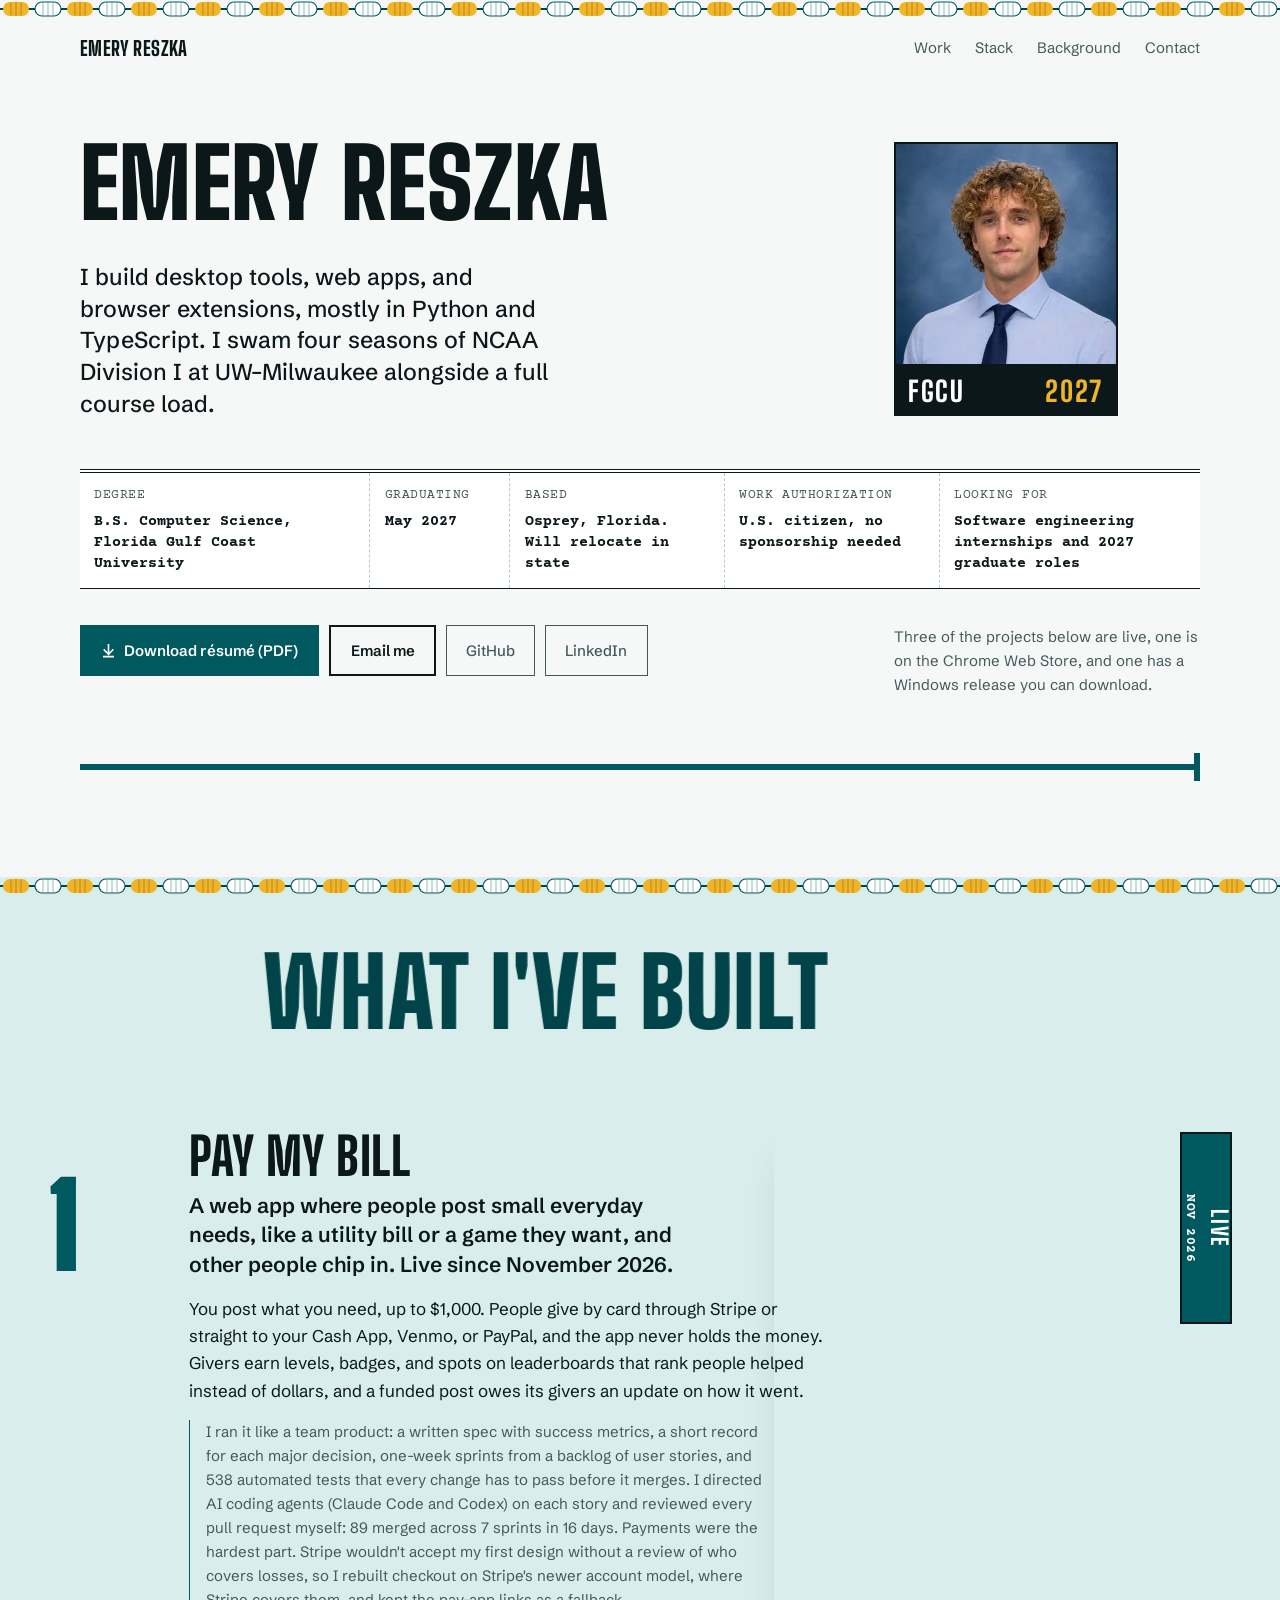
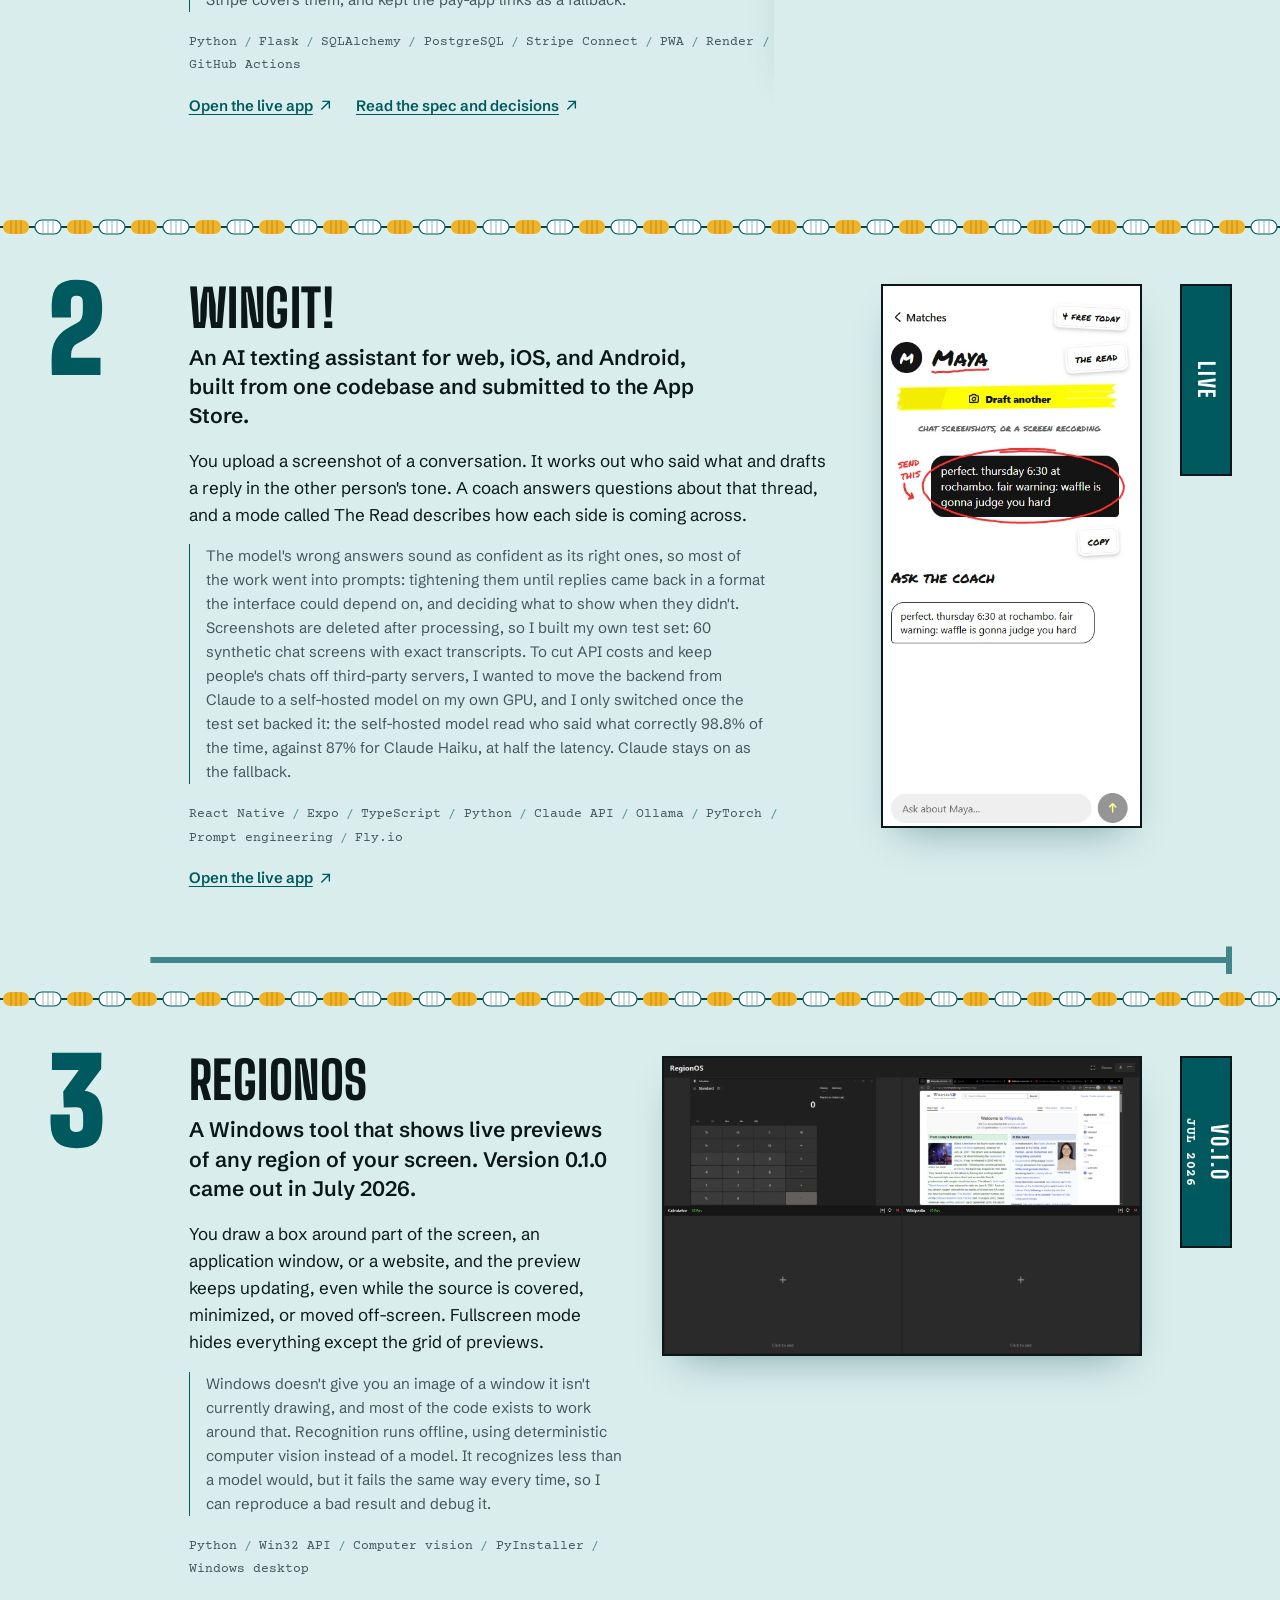
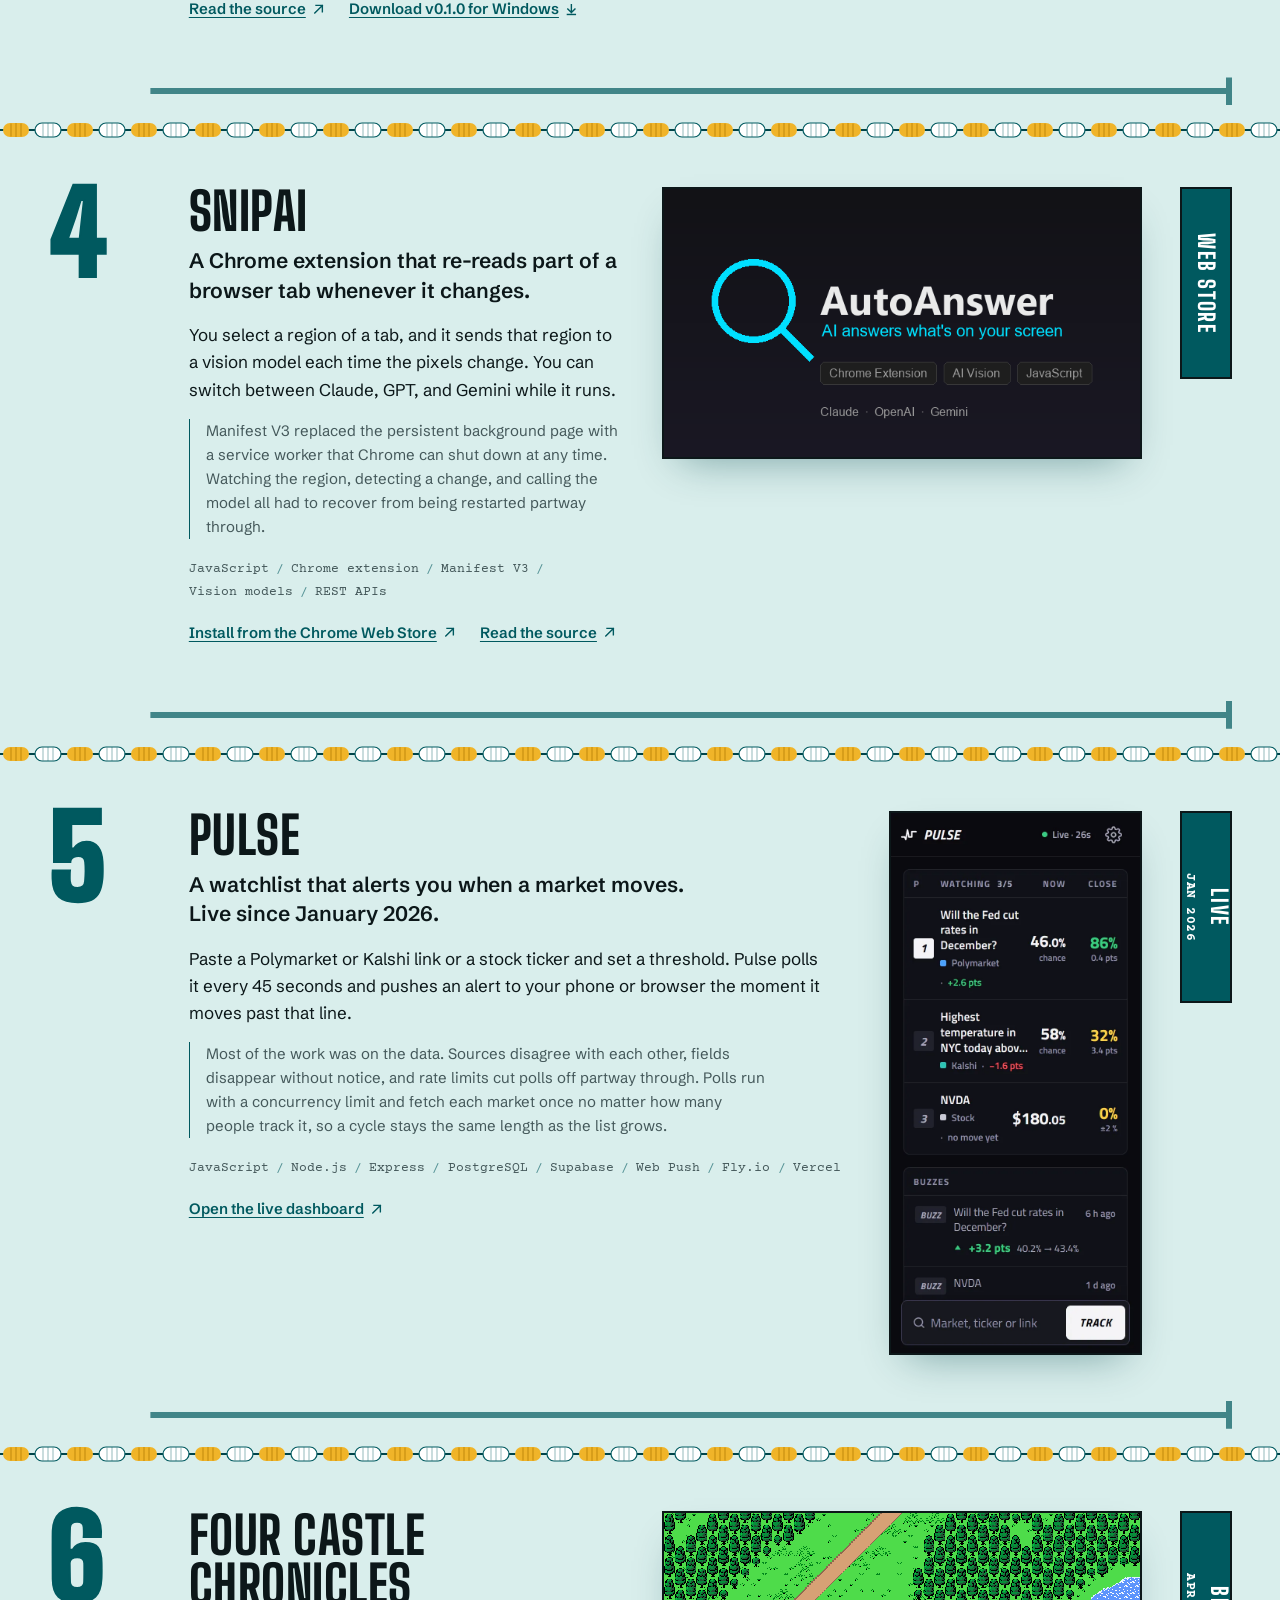
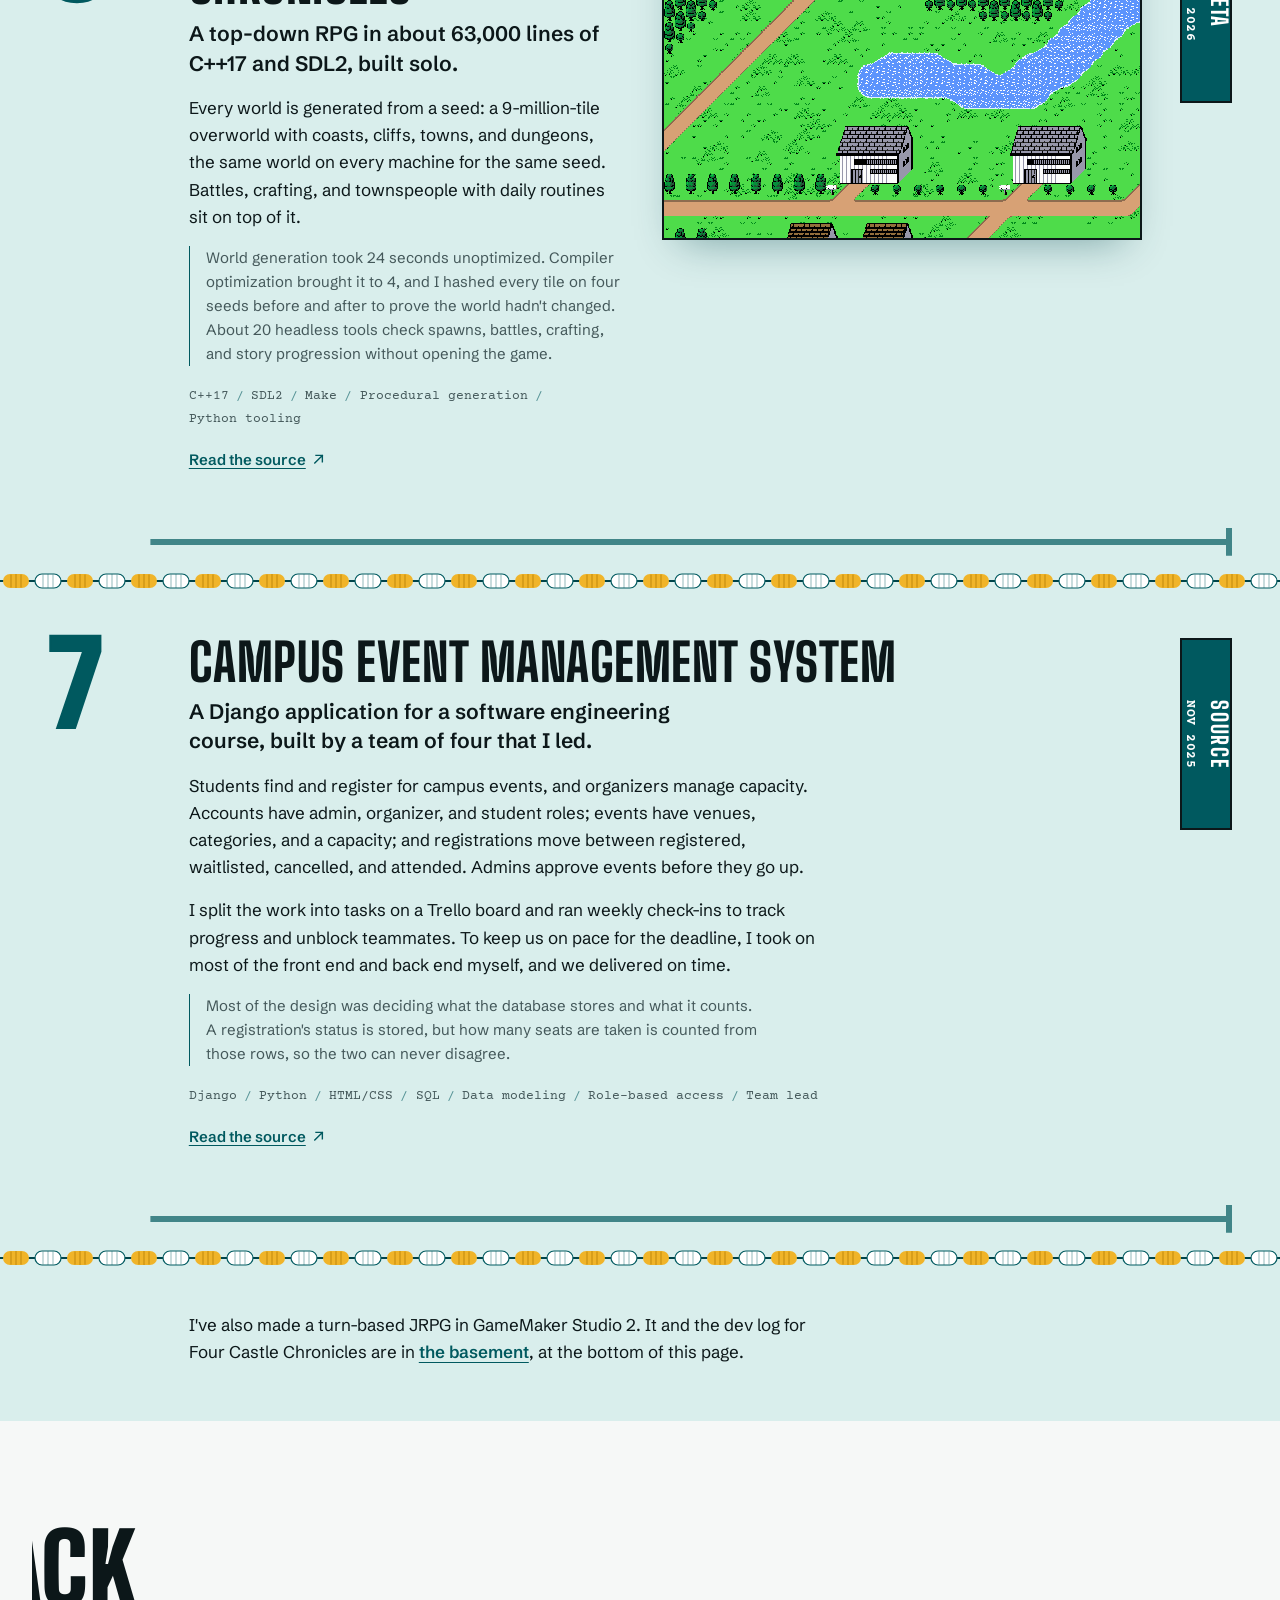
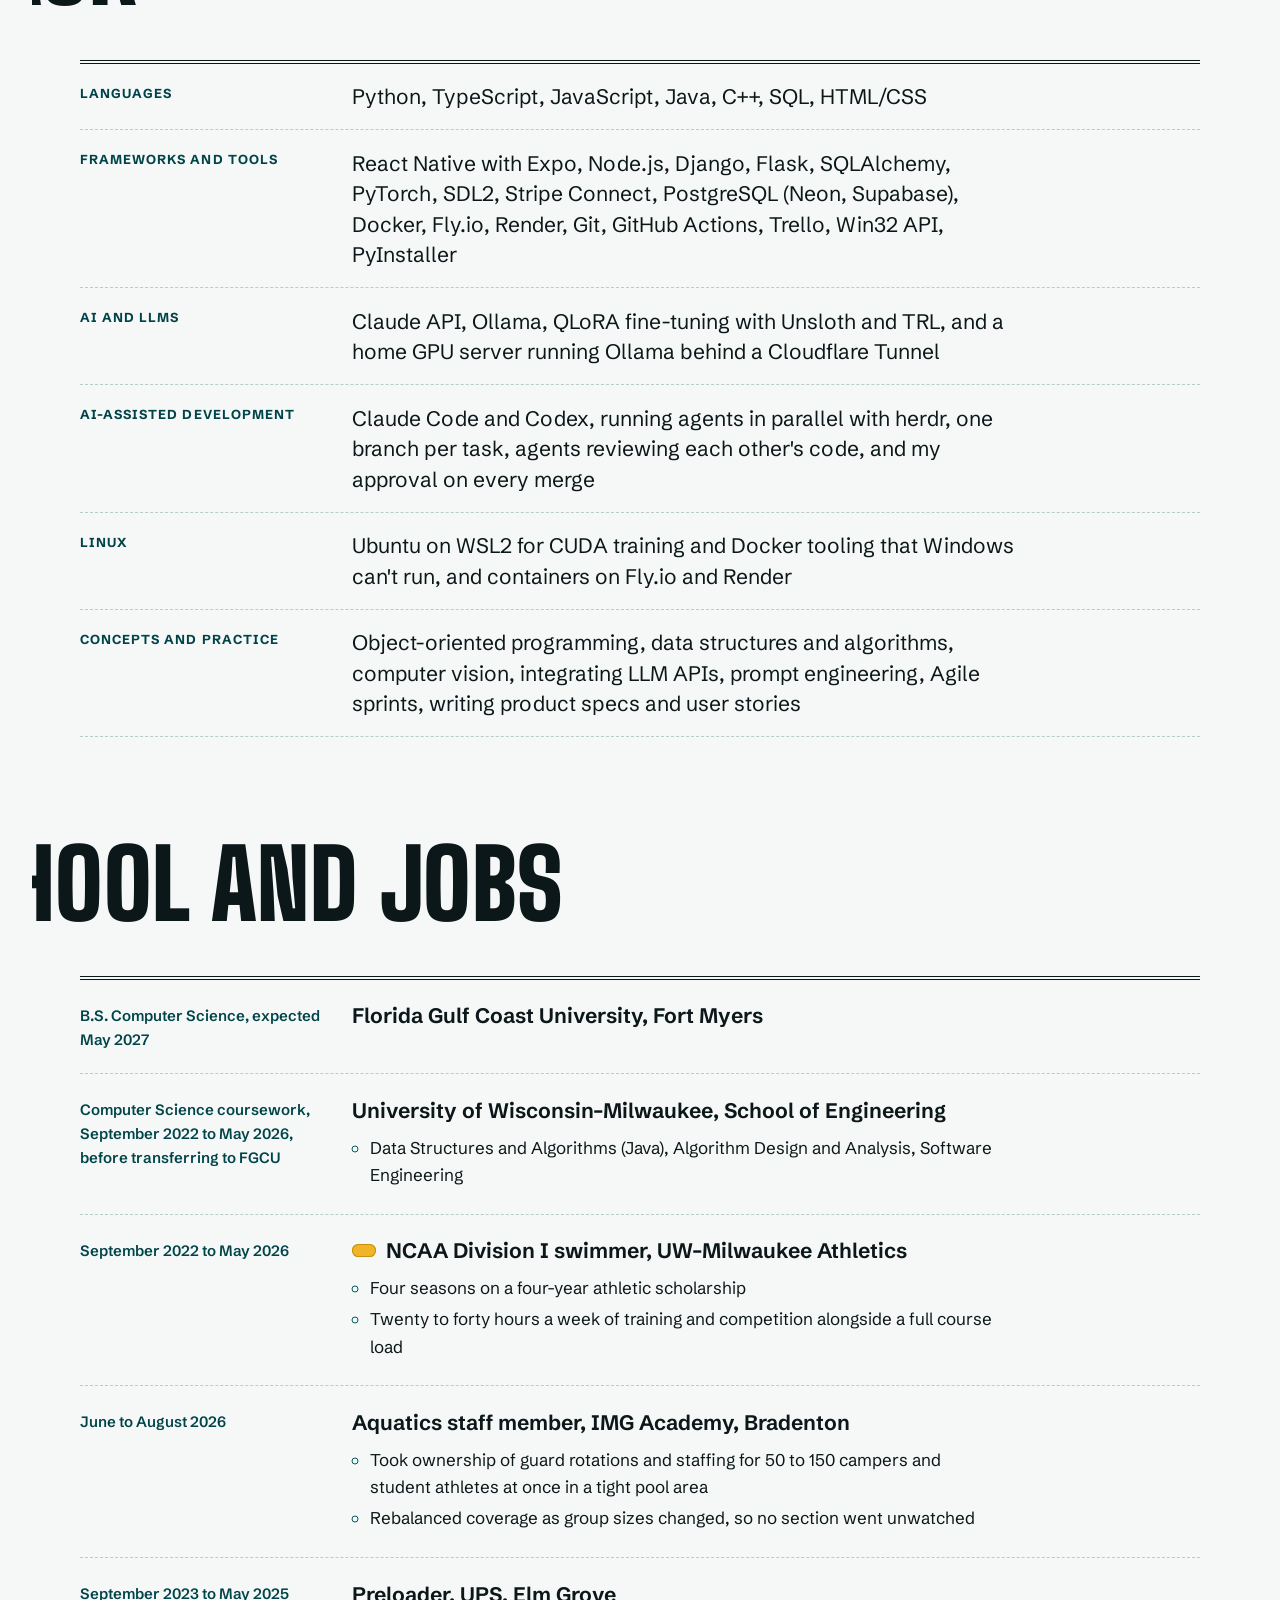
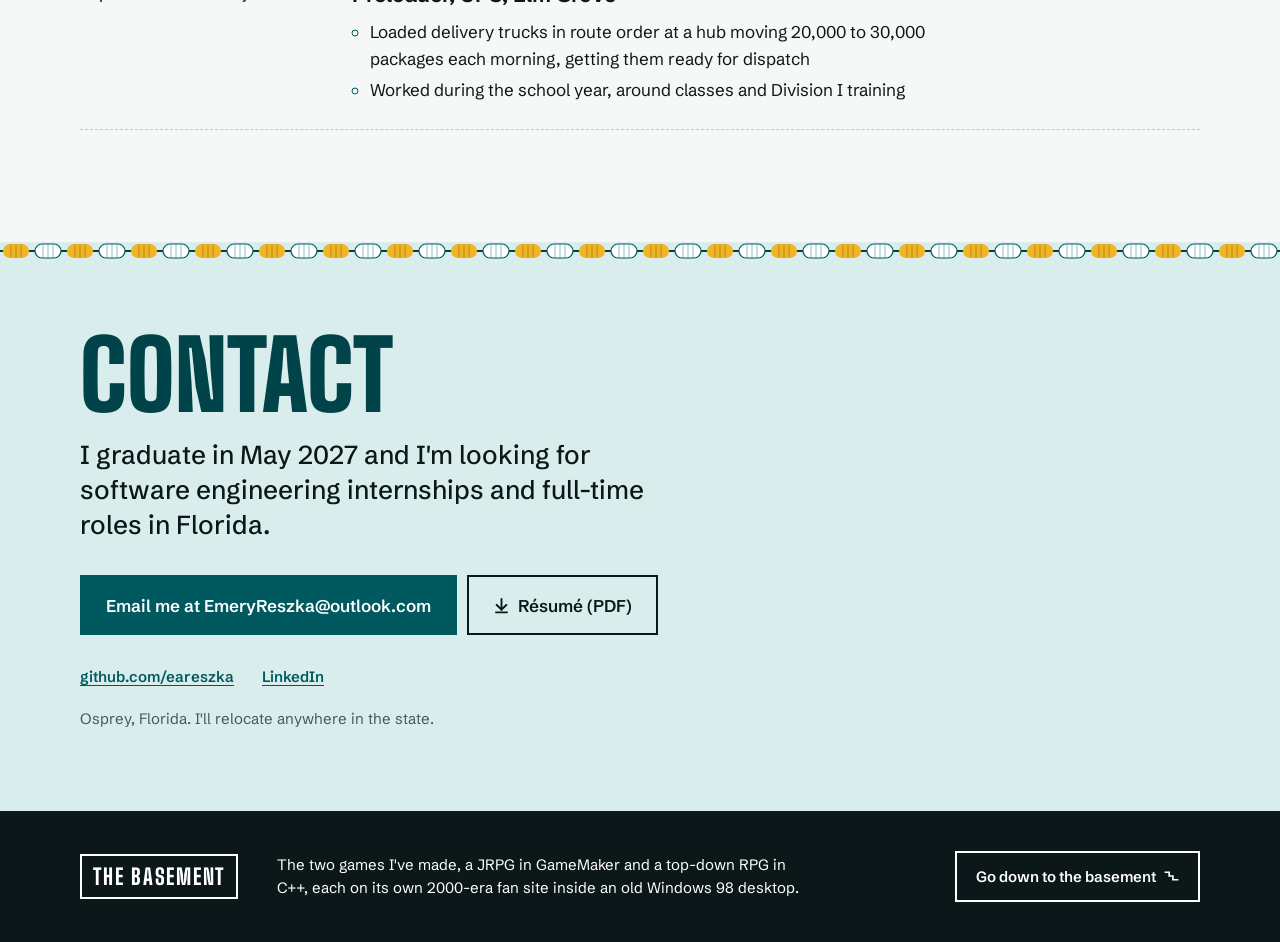
<file: index.html>
<!DOCTYPE html>
<html lang="en">
<head>
<meta charset="UTF-8">
<meta name="viewport" content="width=device-width, initial-scale=1">
<title>Emery Reszka — Software Engineer | CS, Florida Gulf Coast University</title>
<meta name="description" content="Computer Science at Florida Gulf Coast University, graduating May 2027. I build desktop tools, web apps, and browser extensions in Python and TypeScript. Looking for software engineering work in Florida.">
<meta name="author" content="Emery Reszka">
<meta name="theme-color" content="#F6F8F7">

<meta property="og:type" content="website">
<meta property="og:title" content="Emery Reszka — Software Engineer">
<meta property="og:description" content="CS at Florida Gulf Coast University, graduating May 2027. I build desktop tools, web apps, and browser extensions. Python, TypeScript, Java.">
<meta property="og:url" content="https://eareszka.github.io/">
<meta property="og:image" content="https://eareszka.github.io/img/emery-reszka.jpg">
<meta property="og:image:width" content="400">
<meta property="og:image:height" content="400">
<meta property="og:image:alt" content="Emery Reszka">
<meta name="twitter:card" content="summary">
<link rel="canonical" href="https://eareszka.github.io/">

<link rel="preconnect" href="https://fonts.googleapis.com">
<link rel="preconnect" href="https://fonts.gstatic.com" crossorigin>
<link href="https://fonts.googleapis.com/css2?family=Big+Shoulders+Display:wght@600;800;900&family=Courier+Prime:wght@400;700&family=Schibsted+Grotesk:wght@400..700&display=swap" rel="stylesheet">
<link rel="stylesheet" href="pro.css?v=3">
<script src="pro.js?v=3" defer></script>
<link rel="icon" href="data:image/svg+xml,<svg xmlns='http://www.w3.org/2000/svg' viewBox='0 0 100 100'><rect x='44' y='8' width='12' height='78' fill='%2300595F'/><rect x='18' y='74' width='64' height='12' fill='%2300595F'/></svg>">
</head>
<body>

<svg width="0" height="0" style="position:absolute" aria-hidden="true" focusable="false">
  <symbol id="i-down" viewBox="0 0 16 16"><path d="M8 2v10M3.5 7.5 8 12l4.5-4.5M3 14.5h10" fill="none" stroke="currentColor" stroke-width="1.75" stroke-linecap="square"/></symbol>
  <symbol id="i-stairs" viewBox="0 0 16 16"><path d="M1.5 3.5h4v4h4v4h5" fill="none" stroke="currentColor" stroke-width="1.75" stroke-linecap="square"/></symbol>
  <symbol id="i-out" viewBox="0 0 16 16"><path d="M5 3h8v8M13 3 3.5 12.5" fill="none" stroke="currentColor" stroke-width="1.75" stroke-linecap="square"/></symbol>
</svg>

<a class="skip" href="#top">Skip to r&eacute;sum&eacute; and email</a>

<div class="rope rope--top" aria-hidden="true"></div>

<header class="masthead">
  <a class="who" href="#top">Emery Reszka</a>
  <nav aria-label="Sections">
    <a href="#work">Work</a>
    <a href="#capability">Stack</a>
    <a href="#history">Background</a>
    <a href="#contact">Contact</a>
  </nav>
</header>

<main id="top">

  <section class="entry" aria-labelledby="name">
    <div class="entry-id">
      <h1 class="name" id="name"><span class="ln"><span>Emery</span></span> <span class="ln"><span>Reszka</span></span></h1>
      <p class="standfirst">I build desktop tools, web apps, and browser extensions, mostly in Python and TypeScript. I swam four seasons of NCAA Division&nbsp;I at UW&ndash;Milwaukee alongside a full course load.</p>
    </div>

    <figure class="block">
      <picture>
        <source srcset="img/emery-reszka.webp" type="image/webp">
        <img src="img/emery-reszka.jpg" width="400" height="400" fetchpriority="high" alt="Emery Reszka">
      </picture>
      <figcaption>FGCU <span>2027</span></figcaption>
    </figure>

    <dl class="sheet">
      <div>
        <dt>Degree</dt>
        <dd>B.S. Computer Science, Florida Gulf Coast University</dd>
      </div>
      <div>
        <dt>Graduating</dt>
        <dd>May 2027</dd>
      </div>
      <div>
        <dt>Based</dt>
        <dd>Osprey, Florida. Will relocate in state</dd>
      </div>
      <div>
        <dt>Work authorization</dt>
        <dd>U.S. citizen, no sponsorship needed</dd>
      </div>
      <div>
        <dt>Looking for</dt>
        <dd>Software engineering internships and 2027 graduate roles</dd>
      </div>
    </dl>

    <div class="actions">
      <a class="action action--fill" href="Emery_Reszka_Resume.pdf" download><svg aria-hidden="true"><use href="#i-down"/></svg>Download r&eacute;sum&eacute; (PDF)</a>
      <a class="action action--wide" href="mailto:EmeryReszka@outlook.com?subject=Software%20engineering%20role%20-%20via%20eareszka.github.io">Email me</a>
      <a class="action action--quiet" href="https://github.com/eareszka" target="_blank" rel="noopener">GitHub</a>
      <a class="action action--quiet" href="https://www.linkedin.com/in/emery-reszka/" target="_blank" rel="noopener">LinkedIn</a>
    </div>

    <p class="blurb">Three of the projects below are live, one is on the Chrome Web Store, and one has a
      Windows release you can download.</p>

    <div class="laneline" aria-hidden="true"></div>
  </section>

  <section class="pool" id="work" aria-labelledby="work-h">
    <div class="band" data-scroll><h2 id="work-h">What I've built</h2></div>

    <ol class="lanes">

      <li class="lane" data-scroll>
        <span class="lane-no" aria-hidden="true">1</span>
        <div class="lane-body">
          <h3>Pay My Bill</h3>
          <p class="what">A web app where people post small everyday needs, like a utility bill or a game they want, and other people chip in. Live since November 2026.</p>
          <p>You post what you need, up to $1,000. People give by card through Stripe or straight to your
            Cash App, Venmo, or PayPal, and the app never holds the money. Givers earn levels, badges, and
            spots on leaderboards that rank people helped instead of dollars, and a funded post owes its
            givers an update on how it went.</p>
          <p class="hard">I ran it like a team product: a written spec with success metrics, a short record
            for each major decision, one-week sprints from a backlog of user stories, and 538 automated
            tests that every change has to pass before it merges. I directed AI coding agents (Claude Code
            and Codex) on each story and reviewed every pull request myself: 89 merged across 7 sprints in
            16 days. Payments were the hardest part. Stripe
            wouldn't accept my first design without a review of who covers losses, so I rebuilt checkout on
            Stripe's newer account model, where Stripe covers them, and kept the pay-app links as a
            fallback.</p>
          <ul class="stack">
            <li>Python</li><li>Flask</li><li>SQLAlchemy</li><li>PostgreSQL</li><li>Stripe Connect</li>
            <li>PWA</li><li>Render</li><li>GitHub Actions</li>
          </ul>
          <p class="go">
            <a href="https://pay-my-bill-staging.onrender.com/" target="_blank" rel="noopener">Open the live app<svg aria-hidden="true"><use href="#i-out"/></svg></a>
            <a href="https://github.com/eareszka/pay-my-bill/tree/main/docs" target="_blank" rel="noopener">Read the spec and decisions<svg aria-hidden="true"><use href="#i-out"/></svg></a>
          </p>
        </div>
        <picture class="shot">
          <source srcset="img/paymybill-1.webp" type="image/webp">
          <img class="shot--tall" src="img/paymybill-1.png" width="640" height="1388"
               loading="lazy" decoding="async"
               alt="Pay My Bill on a phone, filled with sample data: a post card asking for a board game for game night, five of sixty-four dollars raised, a Chip in button, a Next arrow showing one of ten posts, and tabs for All, Needs and Wants.">
        </picture>
        <p class="pad"><span class="sr">Status: </span><span>Live</span><small>Nov 2026</small></p>
      </li>

      <li class="lane" data-scroll>
        <span class="lane-no" aria-hidden="true">2</span>
        <div class="lane-body">
          <h3>WingIt!</h3>
          <p class="what">An AI texting assistant for web, iOS, and Android, built from one codebase and submitted to the App Store.</p>
          <p>You upload a screenshot of a conversation. It works out who said what and drafts a reply in the
            other person's tone. A coach answers questions about that thread, and a mode called The Read
            describes how each side is coming across.</p>
          <p class="hard">The model's wrong answers sound as confident as its right ones, so most of the work
            went into prompts: tightening them until replies came back in a format the interface could depend
            on, and deciding what to show when they didn't. Screenshots are deleted after processing, so I
            built my own test set: 60 synthetic chat screens with exact transcripts. To cut API costs and
            keep people's chats off third-party servers, I wanted to move the backend from Claude to a
            self-hosted model on my own GPU, and I only switched once the test set backed it: the
            self-hosted model read who said what correctly 98.8% of the time, against 87% for Claude Haiku,
            at half the latency. Claude stays on as the fallback.</p>
          <ul class="stack">
            <li>React Native</li><li>Expo</li><li>TypeScript</li><li>Python</li>
            <li>Claude API</li><li>Ollama</li><li>PyTorch</li><li>Prompt engineering</li><li>Fly.io</li>
          </ul>
          <p class="go"><a href="https://wingit-backend.fly.dev" target="_blank" rel="noopener">Open the live app<svg aria-hidden="true"><use href="#i-out"/></svg></a></p>
        </div>
        <picture class="shot">
          <source srcset="img/wingit-draft.webp" type="image/webp">
          <img class="shot--tall" src="img/wingit-draft.png" width="413" height="869"
               loading="lazy" decoding="async"
               alt="WingIt! on a phone: a reply drafted for a conversation with Maya, circled in red with a note saying send this, a Copy button, and below it the box for asking the coach about the thread.">
        </picture>
        <p class="pad"><span class="sr">Status: </span><span>Live</span></p>
      </li>

      <li class="lane" data-scroll>
        <span class="lane-no" aria-hidden="true">3</span>
        <div class="lane-body">
          <h3>RegionOS</h3>
          <p class="what">A Windows tool that shows live previews of any region of your screen. Version 0.1.0 came out in July 2026.</p>
          <p>You draw a box around part of the screen, an application window, or a website, and the preview
            keeps updating, even while the source is covered, minimized, or moved off-screen. Fullscreen mode
            hides everything except the grid of previews.</p>
          <p class="hard">Windows doesn't give you an image of a window it isn't currently drawing, and most
            of the code exists to work around that. Recognition runs offline, using deterministic computer
            vision instead of a model. It recognizes less than a model would, but it fails the same way every
            time, so I can reproduce a bad result and debug it.</p>
          <ul class="stack">
            <li>Python</li><li>Win32 API</li><li>Computer vision</li><li>PyInstaller</li><li>Windows desktop</li>
          </ul>
          <p class="go">
            <a href="https://github.com/eareszka/RegionOS" target="_blank" rel="noopener">Read the source<svg aria-hidden="true"><use href="#i-out"/></svg></a>
            <a href="https://github.com/eareszka/RegionOS/releases/latest" target="_blank" rel="noopener">Download v0.1.0 for Windows<svg aria-hidden="true"><use href="#i-down"/></svg></a>
          </p>
        </div>
        <picture class="shot shot--wide">
          <source srcset="img/regionos-1.webp" type="image/webp">
          <img src="img/regionos-1.png" width="1384" height="861"
               loading="lazy" decoding="async"
               alt="RegionOS with four preview slots: a Calculator window and a Wikipedia tab, each redrawing at ten frames per second, and two empty slots waiting for a region.">
        </picture>
        <p class="pad"><span class="sr">Status: </span><span>v0.1.0</span><small>Jul 2026</small></p>
      </li>

      <li class="lane" data-scroll>
        <span class="lane-no" aria-hidden="true">4</span>
        <div class="lane-body">
          <h3>SnipAI</h3>
          <p class="what">A Chrome extension that re-reads part of a browser tab whenever it changes.</p>
          <p>You select a region of a tab, and it sends that region to a vision model each time the pixels
            change. You can switch between Claude, GPT, and Gemini while it runs.</p>
          <p class="hard">Manifest V3 replaced the persistent background page with a service worker that
            Chrome can shut down at any time. Watching the region, detecting a change, and calling the model
            all had to recover from being restarted partway through.</p>
          <ul class="stack">
            <li>JavaScript</li><li>Chrome extension</li><li>Manifest V3</li><li>Vision models</li><li>REST APIs</li>
          </ul>
          <p class="go">
            <a href="https://chromewebstore.google.com/detail/snipai/hdnhmcaekfpinanfkkbdpknhmhgibpkk" target="_blank" rel="noopener">Install from the Chrome Web Store<svg aria-hidden="true"><use href="#i-out"/></svg></a>
            <a href="https://github.com/eareszka/SnipAI" target="_blank" rel="noopener">Read the source<svg aria-hidden="true"><use href="#i-out"/></svg></a>
          </p>
        </div>
        <picture class="shot shot--wide">
          <source srcset="img/autoanswer-1.webp" type="image/webp">
          <img src="img/autoanswer-1.png" width="640" height="360"
               loading="lazy" decoding="async"
               alt="A title card for SnipAI, shown under the name AutoAnswer: AI answers what's on your screen, tagged Chrome extension, AI vision and JavaScript, over the names Claude, OpenAI and Gemini.">
        </picture>
        <p class="pad"><span class="sr">Status: </span><span>Web Store</span></p>
      </li>

      <li class="lane" data-scroll>
        <span class="lane-no" aria-hidden="true">5</span>
        <div class="lane-body">
          <h3>Pulse</h3>
          <p class="what">A watchlist that alerts you when a market moves. Live since January 2026.</p>
          <p>Paste a Polymarket or Kalshi link or a stock ticker and set a threshold. Pulse polls it every
            45 seconds and pushes an alert to your phone or browser the moment it moves past that line.</p>
          <p class="hard">Most of the work was on the data. Sources disagree with each other, fields
            disappear without notice, and rate limits cut polls off partway through. Polls run with a
            concurrency limit and fetch each market once no matter how many people track it, so a cycle
            stays the same length as the list grows.</p>
          <ul class="stack">
            <li>JavaScript</li><li>Node.js</li><li>Express</li><li>PostgreSQL</li><li>Supabase</li>
            <li>Web Push</li><li>Fly.io</li><li>Vercel</li>
          </ul>
          <p class="go"><a href="https://pulse-sooty-pi.vercel.app/" target="_blank" rel="noopener">Open the live dashboard<svg aria-hidden="true"><use href="#i-out"/></svg></a></p>
        </div>
        <picture class="shot">
          <source srcset="img/pulse-1.webp" type="image/webp">
          <img class="shot--tall" src="img/pulse-1.png" width="640" height="1388"
               loading="lazy" decoding="async"
               alt="Pulse on a phone-width screen: a watchlist of three of five slots mixing a Polymarket question, a Kalshi market and NVDA stock, each with its current value and how close it is to triggering an alert, above a list of recent buzzes.">
        </picture>
        <p class="pad"><span class="sr">Status: </span><span>Live</span><small>Jan 2026</small></p>
      </li>

      <li class="lane" data-scroll>
        <span class="lane-no" aria-hidden="true">6</span>
        <div class="lane-body">
          <h3>Four Castle Chronicles</h3>
          <p class="what">A top-down RPG in about 63,000 lines of C++17 and SDL2, built solo.</p>
          <p>Every world is generated from a seed: a 9-million-tile overworld with coasts, cliffs, towns,
            and dungeons, the same world on every machine for the same seed. Battles, crafting, and
            townspeople with daily routines sit on top of it.</p>
          <p class="hard">World generation took 24 seconds unoptimized. Compiler optimization brought it to
            4, and I hashed every tile on four seeds before and after to prove the world hadn't changed.
            About 20 headless tools check spawns, battles, crafting, and story progression without opening
            the game.</p>
          <ul class="stack">
            <li>C++17</li><li>SDL2</li><li>Make</li><li>Procedural generation</li><li>Python tooling</li>
          </ul>
          <p class="go"><a href="https://github.com/eareszka/C-game" target="_blank" rel="noopener">Read the source<svg aria-hidden="true"><use href="#i-out"/></svg></a></p>
        </div>
        <picture class="shot shot--wide">
          <img src="img/beta-town.png" width="1408" height="960" style="image-rendering: pixelated"
               loading="lazy" decoding="async"
               alt="Four Castle Chronicles: a pixel-art overworld with two houses beside a dirt road, a pond and a river, and rows of trees.">
        </picture>
        <p class="pad"><span class="sr">Status: </span><span>Beta</span><small>Apr 2026</small></p>
      </li>

      <li class="lane lane--text" data-scroll>
        <span class="lane-no" aria-hidden="true">7</span>
        <div class="lane-body">
          <h3>Campus event management system</h3>
          <p class="what">A Django application for a software engineering course, built by a team of four that I led.</p>
          <p>Students find and register for campus events, and organizers manage capacity. Accounts have
            admin, organizer, and student roles; events have venues, categories, and a capacity; and
            registrations move between registered, waitlisted, cancelled, and attended. Admins approve
            events before they go up.</p>
          <p>I split the work into tasks on a Trello board and ran weekly check-ins to track progress and
            unblock teammates. To keep us on pace for the deadline, I took on most of the front end and back
            end myself, and we delivered on time.</p>
          <p class="hard">Most of the design was deciding what the database stores and what it counts. A
            registration's status is stored, but how many seats are taken is counted from those rows, so the
            two can never disagree.</p>
          <ul class="stack">
            <li>Django</li><li>Python</li><li>HTML/CSS</li><li>SQL</li><li>Data modeling</li><li>Role-based access</li><li>Team lead</li>
          </ul>
          <p class="go"><a href="https://github.com/eareszka/campus-event-mgmt" target="_blank" rel="noopener">Read the source<svg aria-hidden="true"><use href="#i-out"/></svg></a></p>
        </div>
        <p class="pad"><span class="sr">Status: </span><span>Source</span><small>Nov 2025</small></p>
      </li>

    </ol>

    <p class="aside"><span>I've also made a turn-based JRPG in GameMaker Studio 2. It and the dev log for
      Four Castle Chronicles are in <a href="#basement">the basement</a>, at the bottom of this page.</span></p>
  </section>

  <section class="deck" id="capability" aria-labelledby="cap-h">
    <div class="band" data-scroll><h2 id="cap-h">Stack</h2></div>
    <dl class="caps">
      <div>
        <dt>Languages</dt>
        <dd>Python, TypeScript, JavaScript, Java, C++, SQL, HTML/CSS</dd>
      </div>
      <div>
        <dt>Frameworks and tools</dt>
        <dd>React Native with Expo, Node.js, Django, Flask, SQLAlchemy, PyTorch, SDL2, Stripe Connect,
          PostgreSQL (Neon, Supabase), Docker, Fly.io, Render, Git, GitHub Actions, Trello, Win32 API,
          PyInstaller</dd>
      </div>
      <div>
        <dt>AI and LLMs</dt>
        <dd>Claude API, Ollama, QLoRA fine-tuning with Unsloth and TRL, and a home GPU server running Ollama
          behind a Cloudflare Tunnel</dd>
      </div>
      <div>
        <dt>AI-assisted development</dt>
        <dd>Claude Code and Codex, running agents in parallel with herdr, one branch per task, agents reviewing
          each other's code, and my approval on every merge</dd>
      </div>
      <div>
        <dt>Linux</dt>
        <dd>Ubuntu on WSL2 for CUDA training and Docker tooling that Windows can't run, and containers on
          Fly.io and Render</dd>
      </div>
      <div>
        <dt>Concepts and practice</dt>
        <dd>Object-oriented programming, data structures and algorithms, computer vision, integrating LLM
          APIs, prompt engineering, Agile sprints, writing product specs and user stories</dd>
      </div>
    </dl>
  </section>

  <section class="deck" id="history" aria-labelledby="hist-h">
    <div class="band" data-scroll><h2 id="hist-h">School and jobs</h2></div>
    <ul class="history">
      <li>
        <h3>Florida Gulf Coast University, Fort Myers</h3>
        <p class="when">B.S. Computer Science, expected May 2027</p>
      </li>
      <li>
        <h3>University of Wisconsin&ndash;Milwaukee, School of Engineering</h3>
        <p class="when">Computer Science coursework, September 2022 to May 2026, before transferring to FGCU</p>
        <ul>
          <li>Data Structures and Algorithms (Java), Algorithm Design and Analysis, Software Engineering</li>
        </ul>
      </li>
      <li class="swim">
        <h3>NCAA Division I swimmer, UW&ndash;Milwaukee Athletics</h3>
        <p class="when">September 2022 to May 2026</p>
        <ul>
          <li>Four seasons on a four-year athletic scholarship</li>
          <li>Twenty to forty hours a week of training and competition alongside a full course load</li>
        </ul>
      </li>
      <li>
        <h3>Aquatics staff member, IMG Academy, Bradenton</h3>
        <p class="when">June to August 2026</p>
        <ul>
          <li>Took ownership of guard rotations and staffing for 50 to 150 campers and student athletes at
            once in a tight pool area</li>
          <li>Rebalanced coverage as group sizes changed, so no section went unwatched</li>
        </ul>
      </li>
      <li>
        <h3>Preloader, UPS, Elm Grove</h3>
        <p class="when">September 2023 to May 2025</p>
        <ul>
          <li>Loaded delivery trucks in route order at a hub moving 20,000 to 30,000 packages each morning,
            getting them ready for dispatch</li>
          <li>Worked during the school year, around classes and Division I training</li>
        </ul>
      </li>
    </ul>
  </section>

</main>

<footer class="wall" id="contact" aria-labelledby="contact-h" data-scroll>
  <div class="rope" aria-hidden="true"></div>
  <div class="wall-in">
    <h2 id="contact-h">Contact</h2>
    <p class="ask">I graduate in May 2027 and I'm looking for software engineering internships and full-time
      roles in Florida.</p>
    <p class="act">
      <a class="action action--fill" href="mailto:EmeryReszka@outlook.com?subject=Software%20engineering%20role%20-%20via%20eareszka.github.io">Email me at EmeryReszka@outlook.com</a>
      <a class="action action--wide" href="Emery_Reszka_Resume.pdf" download><svg aria-hidden="true"><use href="#i-down"/></svg>R&eacute;sum&eacute; (PDF)</a>
    </p>
    <p class="lines">
      <a href="https://github.com/eareszka" target="_blank" rel="noopener">github.com/eareszka</a>
      <a href="https://www.linkedin.com/in/emery-reszka/" target="_blank" rel="noopener">LinkedIn</a>
    </p>
    <p class="where">Osprey, Florida. I'll relocate anywhere in the state.</p>
  </div>
  <div class="tmark" aria-hidden="true"></div>
</footer>

<aside class="basement" id="basement" aria-labelledby="basement-h">
  <div class="basement-in">
    <h2 id="basement-h">The basement</h2>
    <p>The two games I've made, a JRPG in GameMaker and a top-down RPG in C++, each on its own
      2000-era fan site inside an old Windows&nbsp;98 desktop.</p>
    <a class="action action--dark" href="desktop.html">Go down to the basement<svg aria-hidden="true"><use href="#i-stairs"/></svg></a>
  </div>
</aside>

<nav class="dock" aria-label="R&eacute;sum&eacute; and email">
  <a class="action action--fill" href="Emery_Reszka_Resume.pdf" download><svg aria-hidden="true"><use href="#i-down"/></svg>R&eacute;sum&eacute;</a>
  <a class="action action--wide" href="mailto:EmeryReszka@outlook.com?subject=Software%20engineering%20role%20-%20via%20eareszka.github.io">Email me</a>
</nav>

</body>
</html>
</file>
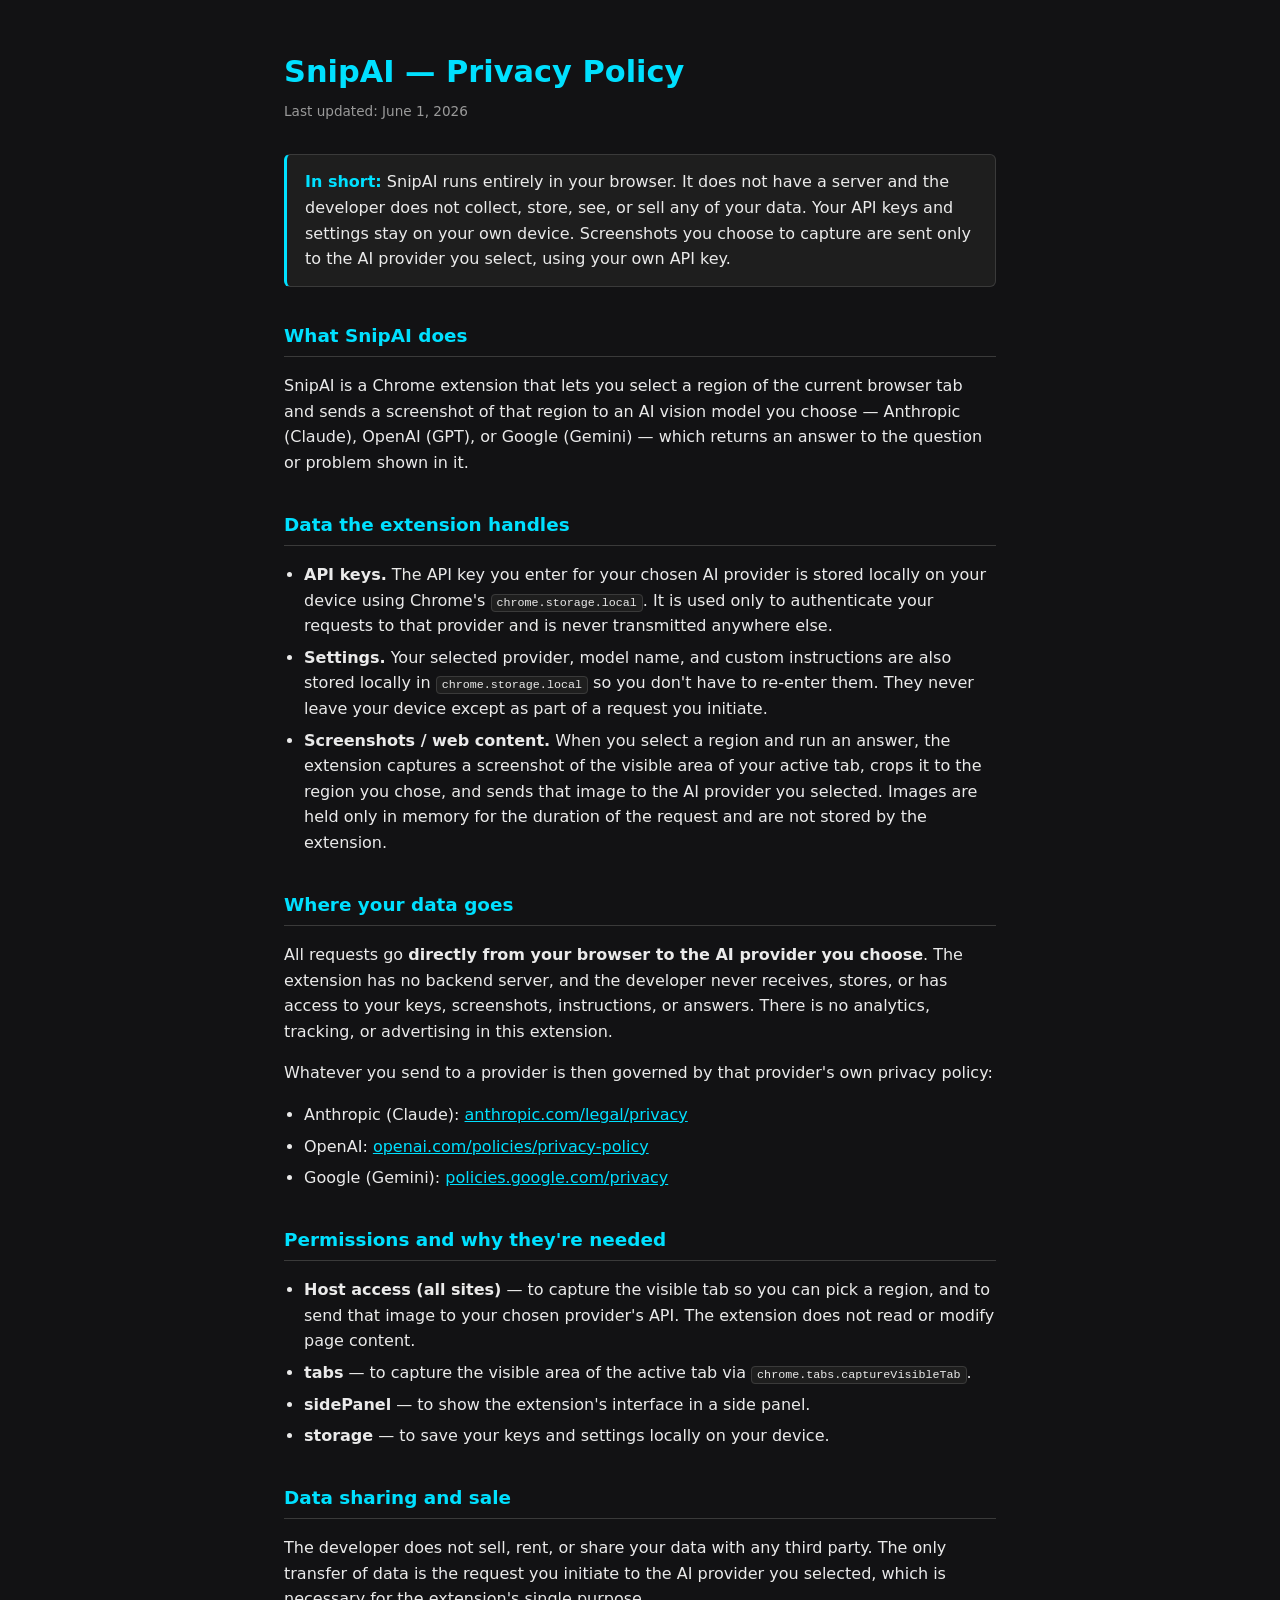
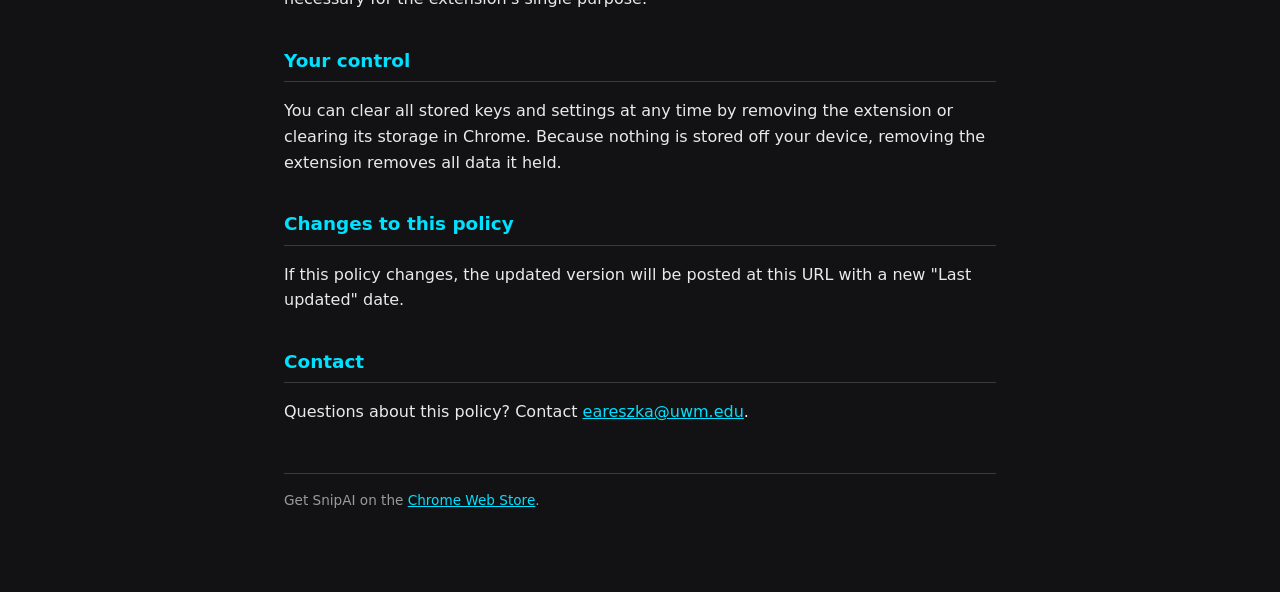
<file: privacy.html>
<!DOCTYPE html>
<html lang="en">
<head>
  <meta charset="UTF-8">
  <meta name="viewport" content="width=device-width, initial-scale=1.0">
  <title>SnipAI — Privacy Policy</title>
  <link rel="icon" href="data:image/svg+xml,<svg xmlns='http://www.w3.org/2000/svg' viewBox='0 0 100 100'><text y='.9em' font-size='90'>🔍</text></svg>">
  <style>
    :root { --bg:#121214; --panel:#1e1e1e; --line:#3a3a3a; --fg:#eaeaea; --muted:#9a9a9a; --accent:#00e0ff; }
    * { box-sizing: border-box; }
    body { margin:0; padding:0; background:var(--bg); color:var(--fg);
      font-family:"Segoe UI",system-ui,-apple-system,sans-serif; line-height:1.6; }
    .wrap { max-width:760px; margin:0 auto; padding:48px 24px 80px; }
    h1 { color:var(--accent); font-size:1.9rem; margin:0 0 4px; }
    .updated { color:var(--muted); font-size:.85rem; margin-bottom:32px; }
    h2 { color:var(--accent); font-size:1.15rem; margin:34px 0 10px; border-bottom:1px solid var(--line); padding-bottom:6px; }
    p, li { color:var(--fg); }
    a { color:var(--accent); }
    ul { padding-left:20px; }
    li { margin:6px 0; }
    .tldr { background:var(--panel); border:1px solid var(--line); border-left:3px solid var(--accent);
      border-radius:6px; padding:14px 18px; margin:20px 0 8px; }
    .tldr strong { color:var(--accent); }
    code { background:var(--panel); border:1px solid var(--line); border-radius:4px; padding:1px 5px; font-size:.9em; }
    footer { margin-top:48px; color:var(--muted); font-size:.85rem; border-top:1px solid var(--line); padding-top:16px; }
  </style>
</head>
<body>
  <div class="wrap">
    <h1>SnipAI — Privacy Policy</h1>
    <div class="updated">Last updated: June 1, 2026</div>

    <div class="tldr">
      <strong>In short:</strong> SnipAI runs entirely in your browser. It does not have a
      server and the developer does not collect, store, see, or sell any of your data. Your API
      keys and settings stay on your own device. Screenshots you choose to capture are sent only
      to the AI provider you select, using your own API key.
    </div>

    <h2>What SnipAI does</h2>
    <p>
      SnipAI is a Chrome extension that lets you select a region of the current browser tab
      and sends a screenshot of that region to an AI vision model you choose — Anthropic (Claude),
      OpenAI (GPT), or Google (Gemini) — which returns an answer to the question or problem shown
      in it.
    </p>

    <h2>Data the extension handles</h2>
    <ul>
      <li><strong>API keys.</strong> The API key you enter for your chosen AI provider is stored
        locally on your device using Chrome's <code>chrome.storage.local</code>. It is used only
        to authenticate your requests to that provider and is never transmitted anywhere else.</li>
      <li><strong>Settings.</strong> Your selected provider, model name, and custom instructions
        are also stored locally in <code>chrome.storage.local</code> so you don't have to re-enter
        them. They never leave your device except as part of a request you initiate.</li>
      <li><strong>Screenshots / web content.</strong> When you select a region and run an answer,
        the extension captures a screenshot of the visible area of your active tab, crops it to the
        region you chose, and sends that image to the AI provider you selected. Images are held only
        in memory for the duration of the request and are not stored by the extension.</li>
    </ul>

    <h2>Where your data goes</h2>
    <p>
      All requests go <strong>directly from your browser to the AI provider you choose</strong>.
      The extension has no backend server, and the developer never receives, stores, or has access
      to your keys, screenshots, instructions, or answers. There is no analytics, tracking, or
      advertising in this extension.
    </p>
    <p>
      Whatever you send to a provider is then governed by that provider's own privacy policy:
    </p>
    <ul>
      <li>Anthropic (Claude): <a href="https://www.anthropic.com/legal/privacy" target="_blank" rel="noopener">anthropic.com/legal/privacy</a></li>
      <li>OpenAI: <a href="https://openai.com/policies/privacy-policy" target="_blank" rel="noopener">openai.com/policies/privacy-policy</a></li>
      <li>Google (Gemini): <a href="https://policies.google.com/privacy" target="_blank" rel="noopener">policies.google.com/privacy</a></li>
    </ul>

    <h2>Permissions and why they're needed</h2>
    <ul>
      <li><strong>Host access (all sites)</strong> — to capture the visible tab so you can pick a
        region, and to send that image to your chosen provider's API. The extension does not read
        or modify page content.</li>
      <li><strong>tabs</strong> — to capture the visible area of the active tab via
        <code>chrome.tabs.captureVisibleTab</code>.</li>
      <li><strong>sidePanel</strong> — to show the extension's interface in a side panel.</li>
      <li><strong>storage</strong> — to save your keys and settings locally on your device.</li>
    </ul>

    <h2>Data sharing and sale</h2>
    <p>
      The developer does not sell, rent, or share your data with any third party. The only transfer
      of data is the request you initiate to the AI provider you selected, which is necessary for
      the extension's single purpose.
    </p>

    <h2>Your control</h2>
    <p>
      You can clear all stored keys and settings at any time by removing the extension or clearing
      its storage in Chrome. Because nothing is stored off your device, removing the extension
      removes all data it held.
    </p>

    <h2>Changes to this policy</h2>
    <p>
      If this policy changes, the updated version will be posted at this URL with a new
      "Last updated" date.
    </p>

    <h2>Contact</h2>
    <p>
      Questions about this policy? Contact <a href="mailto:eareszka@uwm.edu">eareszka@uwm.edu</a>.
    </p>

    <footer>
      Get SnipAI on the
      <a href="https://chromewebstore.google.com/detail/snipai/hdnhmcaekfpinanfkkbdpknhmhgibpkk" target="_blank" rel="noopener">Chrome Web Store</a>.
    </footer>
  </div>
</body>
</html>
</file>
<file: pro.css>
/* ───────────────────────────────────────────────────────────────
   Emery Reszka — recruiter view
   A swim-meet program. The facts read as a heat-sheet entry, the
   projects swim in lanes separated by lane ropes, and each lane
   ends at the wall on a touchpad that lights when you reach it.
   ─────────────────────────────────────────────────────────────── */

:root {
  --paper:  #F6F8F7;   /* pool-deck white, the printed sheet */
  --sheet:  #FFFFFF;
  --ink:    #0C1719;
  --teal:   #00595F;   /* lane lines, T-marks, primary action */
  --teal-d: #00444A;
  --water:  #D9EEEC;   /* the lanes section */
  --gold:   #F0B429;   /* lane-rope floats and the touch state only */
  --mute:   #44585A;
  --rule:   #B9CBCA;

  --display: "Big Shoulders Display", "Arial Narrow", sans-serif;
  --text:    "Schibsted Grotesk", "Helvetica Neue", Arial, sans-serif;
  --data:    "Courier Prime", "Courier New", monospace;

  --t-xs:  .8125rem;
  --t-sm:  .9375rem;
  --t-base: 1.0625rem;
  --t-md:  1.3125rem;

  --measure: 64ch;
  --edge: clamp(1rem, 4vw, 3rem);
  --max: 76rem;

  --ease-out: cubic-bezier(.16, 1, .3, 1);
  --ease-quint: cubic-bezier(.22, 1, .36, 1);

  /* one lane-rope float pair: gold bead, white bead, cord through both */
  --rope: url("data:image/svg+xml,%3Csvg xmlns='http://www.w3.org/2000/svg' width='64' height='18' viewBox='0 0 64 18'%3E%3Cpath d='M0 9h64' stroke='%2300444A' stroke-width='2'/%3E%3Crect x='3' y='2' width='26' height='14' rx='7' fill='%23F0B429'/%3E%3Cpath d='M11 2.6v12.8M16 2v14M21 2.6v12.8' stroke='%23C98F10' stroke-width='1.2'/%3E%3Crect x='35' y='2' width='26' height='14' rx='7' fill='%23FFFFFF' stroke='%2300595F' stroke-width='1.2'/%3E%3Cpath d='M43 2.6v12.8M48 2v14M53 2.6v12.8' stroke='%2300595F' stroke-opacity='.35' stroke-width='1.2'/%3E%3C/svg%3E");
}

* { box-sizing: border-box; }

html {
  -webkit-text-size-adjust: 100%;
  scroll-behavior: smooth;
  scrollbar-color: var(--teal) var(--water);
  background: var(--paper);
}

body {
  margin: 0;
  background: var(--paper);
  color: var(--ink);
  font-family: var(--text);
  font-size: var(--t-base);
  line-height: 1.6;
  -webkit-font-smoothing: antialiased;
}

::selection { background: var(--teal); color: var(--sheet); }

a {
  color: var(--teal);
  text-decoration-thickness: 1px;
  text-underline-offset: .22em;
  transition: color .2s var(--ease-out), text-decoration-thickness .2s var(--ease-out);
}
a:hover { color: var(--ink); text-decoration-thickness: 2px; }
a:focus-visible {
  outline: 3px solid var(--teal);
  outline-offset: 3px;
}

svg { flex: none; }

.sr {
  position: absolute;
  width: 1px; height: 1px;
  overflow: hidden;
  clip-path: inset(50%);
  white-space: nowrap;
}
.skip {
  position: absolute;
  left: var(--edge);
  top: -5rem;
  z-index: 20;
  padding: .75rem 1rem;
  background: var(--ink);
  color: var(--sheet);
  font-weight: 600;
  text-decoration: none;
}
.skip:focus { top: .75rem; outline-color: var(--sheet); }
.skip:hover { color: var(--sheet); }

/* tabular figures only where figures line up: Schibsted's tnum also
   sets commas and periods on the tabular grid, so prose keeps it off */
.pad, .block figcaption { font-variant-numeric: tabular-nums; }

h1, h2, h3 { text-wrap: balance; }

/* ── lane rope: the page's divider ───────────────────────────── */
.rope {
  display: block;
  height: 18px;
  background: var(--rope) repeat-x;
  background-size: 64px 18px;
  /* the floats roll along the cord as the page scrolls */
  background-position-x: calc(var(--sy, 0) * -.45px);
}
.rope--top { animation: rope-pull 1.2s var(--ease-out) both; }
@keyframes rope-pull {
  from { background-position-x: -640px; clip-path: inset(0 100% 0 0); }
  to   { clip-path: inset(0); }
}

/* ── masthead ────────────────────────────────────────────────── */
.masthead {
  max-width: var(--max);
  margin: 0 auto;
  padding: .5rem var(--edge);
  display: flex;
  align-items: center;
  gap: .25rem 2rem;
  flex-wrap: wrap;
}
.masthead .who {
  font-family: var(--display);
  font-weight: 800;
  font-size: 1.25rem;
  letter-spacing: .02em;
  text-transform: uppercase;
  color: var(--ink);
  text-decoration: none;
  margin-right: auto;
  display: inline-flex;
  align-items: center;
  min-height: 44px;
}
.masthead nav { display: flex; gap: .25rem 1.5rem; }
.masthead nav a {
  font-size: var(--t-sm);
  color: var(--mute);
  text-decoration: none;
  display: inline-flex;
  align-items: center;
  min-height: 44px;
  position: relative;
}
.masthead nav a::after {
  content: "";
  position: absolute;
  left: 0; right: 0; bottom: 8px;
  height: 2px;
  background: var(--teal);
  transform: scaleX(0);
  transform-origin: right;
  transition: transform .35s var(--ease-out);
}
.masthead nav a:hover { color: var(--ink); }
.masthead nav a:hover::after { transform: scaleX(1); transform-origin: left; }

/* ── the entry: name, block, heat-sheet row, actions ─────────── */
.entry {
  max-width: var(--max);
  margin: 0 auto;
  padding: clamp(1.5rem, 5vw, 4rem) var(--edge) 0;
  display: grid;
  grid-template-columns: minmax(0, 1fr) auto;
  grid-template-areas:
    "id     block"
    "sheet  sheet"
    "act    blurb"
    "line   line";
  column-gap: clamp(1.25rem, 5vw, 4.5rem);
  align-items: end;
}
.entry-id { grid-area: id; align-self: start; }

.name {
  font-family: var(--display);
  font-weight: 900;
  font-size: clamp(3.25rem, 10.5vw, 6rem);
  line-height: .86;
  letter-spacing: .005em;
  text-transform: uppercase;
  margin: 0 0 .35em;
}
.name .ln { display: inline-block; overflow: hidden; padding-bottom: .04em; vertical-align: top; }
.name .ln > span {
  display: inline-block;
  animation: rise 1s var(--ease-out) both;
}
.name .ln + .ln > span { animation-delay: .09s; }
@keyframes rise { from { transform: translateY(105%); } }

.standfirst {
  font-size: clamp(1.125rem, 2.1vw, 1.4375rem);
  font-weight: 500;
  line-height: 1.38;
  max-width: 34ch;
  margin: 0 0 clamp(1.75rem, 4vw, 3rem);
  animation: fade-up .9s var(--ease-out) .25s both;
}
@keyframes fade-up { from { opacity: 0; transform: translateY(14px); } }

/* the headshot sits on a starting block: photo over a numbered plate */
.block {
  grid-area: block;
  align-self: start;
  margin: 0;
  width: clamp(6.25rem, 20vw, 14rem);
}
.block picture {
  display: block;
  border: 2px solid var(--ink);
  border-bottom: 0;
  overflow: hidden;
  background: var(--water);
}
.block img {
  display: block;
  width: 100%;
  height: auto;
  animation: surface 1.1s var(--ease-out) .15s both;
}
@keyframes surface {
  from { clip-path: inset(100% 0 0 0); transform: scale(1.12); }
  to   { clip-path: inset(0); }
}
.block figcaption {
  background: var(--ink);
  color: var(--sheet);
  font-family: var(--display);
  font-weight: 800;
  font-size: clamp(1rem, 2.4vw, 1.75rem);
  letter-spacing: .06em;
  line-height: 1;
  padding: .45em .5em .4em;
  display: flex;
  justify-content: space-between;
}
.block figcaption span { color: var(--gold); }

/* heat-sheet row: a double rule, printed column heads, one entry */
.sheet {
  grid-area: sheet;
  margin: 0 0 clamp(1.5rem, 3vw, 2.25rem);
  display: grid;
  grid-template-columns: 1.55fr .75fr 1.15fr 1.15fr 1.4fr;
  border-top: 4px double var(--ink);
  border-bottom: 1px solid var(--ink);
  background: var(--sheet);
}
.sheet > div {
  padding: .75rem .9rem .9rem;
  border-left: 1px dashed var(--rule);
  animation: step 0.7s var(--ease-quint) both;
}
.sheet > div:first-child { border-left: 0; }
.sheet > div:nth-child(1) { animation-delay: .35s; }
.sheet > div:nth-child(2) { animation-delay: .42s; }
.sheet > div:nth-child(3) { animation-delay: .49s; }
.sheet > div:nth-child(4) { animation-delay: .56s; }
.sheet > div:nth-child(5) { animation-delay: .63s; }
@keyframes step { from { opacity: 0; transform: translateY(.9rem); } }
.sheet dt {
  font-family: var(--data);
  font-size: var(--t-xs);
  text-transform: uppercase;
  letter-spacing: .04em;
  color: var(--mute);
  margin-bottom: .35rem;
}
.sheet dd {
  margin: 0;
  font-family: var(--data);
  font-weight: 700;
  font-size: var(--t-sm);
  line-height: 1.4;
}

.actions {
  grid-area: act;
  display: flex;
  flex-wrap: wrap;
  gap: .625rem;
  align-self: start;
  animation: fade-up .8s var(--ease-out) .7s both;
}
.blurb {
  grid-area: blurb;
  align-self: start;
  font-size: var(--t-sm);
  color: var(--mute);
  max-width: 34ch;
  margin: 0;
  animation: fade-up .8s var(--ease-out) .8s both;
}

/* pool-bottom lane line: a thick stripe ending in a T at the wall */
.laneline,
.lane::before {
  height: 28px;
  background:
    linear-gradient(var(--teal), var(--teal)) left center / calc(100% - 4px) 6px no-repeat,
    linear-gradient(var(--teal), var(--teal)) right center / 6px 28px no-repeat;
}
.laneline {
  grid-area: line;
  margin-top: clamp(2rem, 5vw, 3.5rem);
  animation: draw 1.4s var(--ease-out) .85s both;
}
@keyframes draw { from { clip-path: inset(0 100% 0 0); } to { clip-path: inset(0); } }

/* ── buttons ─────────────────────────────────────────────────── */
.action {
  font-family: var(--text);
  font-size: var(--t-sm);
  font-weight: 600;
  text-decoration: none;
  display: inline-flex;
  align-items: center;
  justify-content: center;
  gap: .5rem;
  min-height: 50px;
  padding: .7rem 1.2rem;
  border: 2px solid var(--ink);
  color: var(--ink);
  background-color: transparent;
  position: relative;
  isolation: isolate;
  transition: color .3s var(--ease-out), border-color .3s var(--ease-out), transform .12s ease-out;
}
/* hover wipes an ink fill in from the left, behind the label */
.action::before {
  content: "";
  position: absolute;
  inset: 0;
  z-index: -1;
  background: var(--wipe, var(--ink));
  transform: scaleX(0);
  transform-origin: left;
  transition: transform .45s var(--ease-out);
}
.action svg { width: 1em; height: 1em; }
.action:hover { color: var(--sheet); text-decoration: none; }
.action:hover::before { transform: scaleX(1); }
.action:active { transform: translateY(2px); }
.action:focus-visible { outline: 3px solid var(--ink); outline-offset: 3px; }

.action--fill {
  background-color: var(--teal);
  border-color: var(--teal);
  color: var(--sheet);
}
.action--fill:hover { border-color: var(--ink); }

.action--quiet {
  border-width: 1px;
  border-color: var(--mute);
  color: var(--mute);
  font-weight: 500;
  --wipe: var(--water);
}
.action--quiet:hover { color: var(--ink); border-color: var(--ink); }

/* ── band titles: section names that slide as you pass them ──── */
.band {
  overflow: clip;
  margin: 0 calc(var(--edge) * -1) clamp(1.75rem, 4vw, 3rem);
  padding: 0 var(--edge);
}
.band h2 {
  font-family: var(--display);
  font-weight: 900;
  font-size: clamp(3rem, 9vw, 6rem);
  line-height: .9;
  letter-spacing: .005em;
  text-transform: uppercase;
  margin: 0;
  white-space: nowrap;
  transform: translate3d(calc((.5 - var(--q, .5)) * 26vw), 0, 0);
  will-change: transform;
}

/* ── the pool: projects in lanes ─────────────────────────────── */
.pool {
  margin-top: clamp(3rem, 8vw, 6rem);
  background: var(--water);
  padding: clamp(2.5rem, 6vw, 4.5rem) var(--edge) clamp(2rem, 5vw, 3.5rem);
  overflow-x: clip;
  position: relative;
}
.pool::before {
  content: "";
  position: absolute;
  inset: 0 0 auto;
  height: 18px;
  background: var(--rope) repeat-x;
  background-size: 64px 18px;
  background-position-x: calc(var(--sy, 0) * .45px);
}
.pool > * { max-width: var(--max); margin-left: auto; margin-right: auto; }
.pool .band h2 { color: var(--teal-d); }

.lanes { list-style: none; margin: 0 auto; padding: 0; }

.lane {
  position: relative;
  display: grid;
  grid-template-columns: clamp(4rem, 8vw, 7rem) minmax(0, 1fr) auto 3.25rem;
  grid-template-areas: "no body shot pad";
  column-gap: clamp(1.25rem, 3vw, 2.75rem);
  padding: clamp(2rem, 4vw, 3rem) 0 calc(clamp(2rem, 4vw, 3rem) + 60px);
}
/* lane rope under every lane, rolling the other way to the one above */
.lane::after {
  content: "";
  position: absolute;
  left: calc(50% - 50vw);
  right: calc(50% - 50vw);
  bottom: 0;
  height: 18px;
  background: var(--rope) repeat-x;
  background-size: 64px 18px;
  background-position-x: calc(var(--sy, 0) * -.45px);
}
.lane:nth-child(even)::after { background-position-x: calc(var(--sy, 0) * .45px); }
/* the lane line draws toward the wall as the lane comes up the screen */
.lane::before {
  content: "";
  position: absolute;
  left: clamp(4rem, 8vw, 7rem);
  right: 0;
  bottom: 34px;
  opacity: .7;
  clip-path: inset(0 calc((1 - var(--p, 1)) * 100%) 0 0);
}

.lane-no {
  grid-area: no;
  align-self: start;
  position: sticky;
  top: 1.25rem;
  font-family: var(--display);
  font-weight: 900;
  font-size: clamp(4rem, 9vw, 7.5rem);
  line-height: .8;
  color: transparent;
  -webkit-text-stroke: 2px var(--teal);
  transform: translate3d(0, calc((1 - var(--p, 1)) * 3rem), 0);
  transition: color .5s var(--ease-out);
}
.lane.touched .lane-no { color: var(--teal); }

.lane-body { grid-area: body; min-width: 0; }
.lane h3 {
  font-family: var(--display);
  font-weight: 800;
  font-size: clamp(2rem, 4.4vw, 3.25rem);
  line-height: .95;
  letter-spacing: .01em;
  text-transform: uppercase;
  margin: 0 0 .6rem;
}
.lane .what {
  font-weight: 600;
  font-size: var(--t-md);
  line-height: 1.4;
  margin: 0 0 1rem;
  max-width: 40ch;
}
.lane p { margin: 0 0 1rem; max-width: var(--measure); }
.lane .hard {
  padding-left: 1rem;
  border-left: 1px solid var(--teal);
  color: var(--mute);
  font-size: var(--t-sm);
}

.stack {
  display: flex;
  flex-wrap: wrap;
  gap: .15rem 0;
  list-style: none;
  margin: 1.25rem 0 .5rem;
  padding: 0;
  font-family: var(--data);
  font-size: var(--t-xs);
  color: var(--mute);
}
.stack li:not(:last-child)::after { content: "/"; margin: 0 .55em; color: var(--teal); opacity: .6; }

.lane .go { display: flex; flex-wrap: wrap; gap: 0 1.5rem; margin: 0; }
.go a {
  display: inline-flex;
  align-items: center;
  gap: .4rem;
  min-height: 44px;
  font-size: var(--t-sm);
  font-weight: 600;
}
.go a svg { width: .85em; height: .85em; transition: transform .3s var(--ease-out); }
.go a:hover svg { transform: translate(2px, -2px); }
.go a[download] svg,
.go a[href*="releases"] svg { transform: none; }
.go a[href*="releases"]:hover svg { transform: translateY(2px); }

/* the screenshot swims in along the lane */
.shot {
  grid-area: shot;
  align-self: start;
  display: block;
  position: relative;
  z-index: 1;
  transform: translate3d(calc((var(--p, 1) - 1) * 9vw), 0, 0);
  /* revealed from the start line toward the wall; the -3rem margins keep
     the drop shadow once it has arrived */
  clip-path: inset(-3rem calc((1 - var(--p, 1)) * (100% + 3rem) - 3rem) -3rem -3rem);
  opacity: calc(.6 + var(--p, 1) * .4);
  will-change: transform, clip-path;
}
.shot img {
  display: block;
  width: auto;
  height: auto;
  max-width: 100%;
  max-height: 34rem;
  border: 2px solid var(--ink);
  background: var(--sheet);
  box-shadow: 0 18px 40px -18px rgba(0, 68, 74, .45);
}
.shot--wide img { max-height: none; width: min(30rem, 38vw); }

/* touchpad on the wall: lights gold when the lane arrives, then holds teal */
.pad {
  grid-area: pad;
  align-self: start;
  min-height: 12rem;
  margin: 0;
  position: relative;
  z-index: 2;   /* the shot swims in under the wall, not over it */
  background: var(--sheet);
  border: 2px solid var(--ink);
  display: flex;
  flex-direction: column;
  align-items: center;
  justify-content: center;
  gap: .75rem;
  padding: 1rem 0;
  writing-mode: vertical-rl;
  font-family: var(--display);
  font-weight: 800;
  font-size: 1.375rem;
  letter-spacing: .08em;
  text-transform: uppercase;
  line-height: 1;
  color: var(--ink);
  transition: background-color .6s var(--ease-out), color .6s var(--ease-out);
}
.pad small {
  font-family: var(--data);
  font-weight: 700;
  font-size: var(--t-xs);
  letter-spacing: .04em;
}
.lane.touched .pad {
  background: var(--teal);
  color: var(--sheet);
  animation: touch 1.1s var(--ease-out);
}
@keyframes touch {
  0%   { background: var(--gold); color: var(--ink); transform: scaleX(1.18); }
  35%  { background: var(--gold); color: var(--ink); transform: scaleX(1); }
  100% { background: var(--teal); color: var(--sheet); }
}

.lane--text { grid-template-areas: "no body body pad"; }

.aside {
  /* sits on the lanes' grid: the prose column, not the page edge */
  display: grid;
  grid-template-columns: clamp(4rem, 8vw, 7rem) minmax(0, 1fr) 3.25rem;
  column-gap: clamp(1.25rem, 3vw, 2.75rem);
  margin-top: clamp(1.75rem, 4vw, 2.75rem);
  margin-bottom: 0;
  font-size: var(--t-base);
  color: var(--ink);
}
.aside > span { grid-column: 2; max-width: var(--measure); }
.aside a { font-weight: 600; }

/* ── deck sections: stack and background, printed on the sheet ─ */
.deck {
  max-width: var(--max);
  margin: 0 auto;
  padding: clamp(3.5rem, 9vw, 6.5rem) var(--edge) 0;
}
.deck .band h2 { color: var(--ink); }

.caps { margin: 0; border-top: 4px double var(--ink); }
.caps > div {
  display: grid;
  grid-template-columns: 15rem minmax(0, 1fr);
  gap: 1rem 2rem;
  padding: 1.1rem 0;
  border-bottom: 1px dashed var(--rule);
}
.caps dt {
  font-size: var(--t-xs);
  font-weight: 700;
  text-transform: uppercase;
  letter-spacing: .08em;
  color: var(--teal-d);
  padding-top: .1rem;
}
.caps dd { margin: 0; font-size: var(--t-md); line-height: 1.45; max-width: 52ch; }

.history {
  list-style: none;
  margin: 0;
  padding: 0;
  border-top: 4px double var(--ink);
}
.history > li {
  display: grid;
  grid-template-columns: 15rem minmax(0, 1fr);
  grid-template-areas: "when h" "when list";
  gap: .25rem 2rem;
  padding: 1.35rem 0;
  border-bottom: 1px dashed var(--rule);
}
.history h3 {
  grid-area: h;
  font-size: var(--t-md);
  font-weight: 650;
  line-height: 1.35;
  margin: 0;
}
.history .when {
  grid-area: when;
  font-weight: 600;
  font-size: var(--t-sm);
  color: var(--teal-d);
  margin: 0;
  padding-top: .15rem;
}
.history ul { grid-area: list; margin: .35rem 0 0; padding-left: 1.1rem; max-width: var(--measure); }
.history ul li { margin-bottom: .25rem; }
.history ul li::marker { color: var(--teal); }
.history .swim h3::before {
  content: "";
  display: inline-block;
  width: 1.5rem;
  height: .8rem;
  margin-right: .6rem;
  border-radius: .4rem;
  background: var(--gold);
  box-shadow: inset 0 0 0 1px #C98F10;
  vertical-align: .05em;
}

/* ── the wall: contact ───────────────────────────────────────── */
.wall {
  margin-top: clamp(4rem, 10vw, 7rem);
  background: var(--water);
  position: relative;
  overflow: clip;
  padding-bottom: clamp(3rem, 8vw, 5rem);
}
.wall-in {
  max-width: var(--max);
  margin: 0 auto;
  padding: clamp(2.5rem, 6vw, 4.5rem) var(--edge) 0;
  position: relative;
  z-index: 1;
}
.wall h2 {
  font-family: var(--display);
  font-weight: 900;
  font-size: clamp(3rem, 9vw, 6rem);
  line-height: .9;
  text-transform: uppercase;
  color: var(--teal-d);
  margin: 0 0 1.25rem;
}
.wall .ask {
  font-size: clamp(1.1875rem, 2.4vw, 1.625rem);
  font-weight: 500;
  line-height: 1.35;
  max-width: 36ch;
  margin: 0 0 2rem;
}
.wall .act { margin: 0 0 1.25rem; display: flex; flex-wrap: wrap; gap: .625rem; }
.wall .act .action { font-size: var(--t-base); padding: .9rem 1.5rem; min-height: 56px; }
.wall .lines {
  display: flex;
  flex-wrap: wrap;
  gap: 0 1.75rem;
  margin: 0;
  font-size: var(--t-sm);
}
.wall .lines a { display: inline-flex; align-items: center; min-height: 44px; font-weight: 600; }
.wall .where { font-size: var(--t-sm); color: var(--mute); margin: .5rem 0 0; }

/* ── the basement: below the pool floor, the page's last word ─ */
/* An ink plate, like the starting block's, set under the wall: the
   deepest point of the page, and a quiet door to the games. */
.basement { background: var(--ink); color: var(--sheet); }
.basement-in {
  max-width: var(--max);
  margin: 0 auto;
  padding: clamp(1.75rem, 4vw, 2.5rem) var(--edge);
  display: grid;
  grid-template-columns: auto minmax(0, 1fr) auto;
  align-items: center;
  column-gap: clamp(1.25rem, 3vw, 2.75rem);
}
.basement h2 {
  font-family: var(--display);
  font-weight: 800;
  font-size: 1.375rem;
  line-height: 1;
  letter-spacing: .08em;
  text-transform: uppercase;
  margin: 0;
  padding: .45em .5em .4em;
  border: 2px solid var(--sheet);
}
.basement p { margin: 0; max-width: 58ch; font-size: var(--t-sm); line-height: 1.5; color: var(--sheet); }
.action--dark { border-color: var(--sheet); color: var(--sheet); --wipe: var(--sheet); white-space: nowrap; }
.action--dark:hover { color: var(--ink); }
.action--dark:focus-visible { outline-color: var(--sheet); }

/* a big T-mark on the pool floor behind the close, drawn as you arrive */
.tmark {
  position: absolute;
  right: clamp(1rem, 7vw, 7rem);
  top: 18px;
  bottom: clamp(1.5rem, 4vw, 3rem);
  width: clamp(7rem, 20vw, 16rem);
  pointer-events: none;
  opacity: .14;
  background:
    linear-gradient(var(--teal), var(--teal)) center top / 18% 100% no-repeat,
    linear-gradient(var(--teal), var(--teal)) center bottom / 100% 3.25rem no-repeat;
  clip-path: inset(0 0 calc((1 - var(--p, 1)) * 100%) 0);
  transform: translate3d(0, calc((1 - var(--p, 1)) * 4rem), 0);
}

/* ── compact ─────────────────────────────────────────────────── */
@media (max-width: 60rem) {
  .sheet { grid-template-columns: 1fr 1fr; }
  .sheet > div { border-left: 0; border-top: 1px dashed var(--rule); }
  .sheet > div:nth-child(1) { grid-column: 1 / -1; border-top: 0; }
  .sheet > div:nth-child(even) { border-right: 1px dashed var(--rule); }
  .sheet > div:nth-child(4),
  .sheet > div:nth-child(5) { grid-column: 1 / -1; border-right: 0; }

  .entry {
    grid-template-areas:
      "id     block"
      "sheet  sheet"
      "act    act"
      "blurb  blurb"
      "line   line";
  }
  .blurb { margin-top: 1rem; max-width: none; }

  .lane {
    grid-template-columns: auto minmax(0, 1fr);
    grid-template-areas:
      "no   no"
      "body body"
      "shot shot"
      "pad  pad";
    row-gap: 1.25rem;
  }
  .lane--text { grid-template-areas: "no no" "body body" "pad pad"; }
  .aside { display: block; }
  .lane::before { left: 0; }
  .lane-no { position: static; font-size: 4.5rem; }
  .pad {
    writing-mode: horizontal-tb;
    flex-direction: row;
    align-self: end;
    justify-self: end;
    min-height: 0;
    padding: .5rem .8rem;
    font-size: 1.125rem;
  }
  .shot { justify-self: center; transform: translate3d(calc((var(--p, 1) - 1) * 14vw), 0, 0); }
  .shot img { max-height: 30rem; }
  .shot--wide img { width: 100%; }

  .caps > div,
  .history > li { grid-template-columns: 1fr; grid-template-areas: "h" "when" "list"; }
  .caps > div { gap: .35rem; }
  .caps dd { font-size: var(--t-base); }
}

@media (max-width: 40rem) {
  .masthead { padding-top: .25rem; padding-bottom: 0; column-gap: 1rem; }
  .masthead nav {
    order: 3;
    width: calc(100% + var(--edge) * 2);
    margin: 0 calc(var(--edge) * -1);
    padding: 0 var(--edge);
    gap: 0 1.25rem;
    border-top: 1px dashed var(--rule);
    border-bottom: 1px dashed var(--rule);
    overflow-x: auto;
    scrollbar-width: none;
  }
  .masthead nav::-webkit-scrollbar { display: none; }
  .masthead nav a { font-size: var(--t-xs); white-space: nowrap; }
  .masthead nav a:focus-visible { outline-offset: -3px; }

  .entry { padding-top: 1rem; column-gap: .875rem; }
  .name { font-size: clamp(2.75rem, 14vw, 3.75rem); margin-bottom: .25em; }
  .standfirst { font-size: 1rem; line-height: 1.4; margin-bottom: 1rem; }
  .block { width: 6.5rem; }
  .block figcaption { font-size: .9rem; }

  .sheet { margin-bottom: 1rem; }
  .sheet > div { padding: .4rem .6rem .45rem; }
  .sheet dt { font-size: .75rem; margin-bottom: .05rem; }
  .sheet dd { font-size: .8125rem; line-height: 1.35; }
  .standfirst { font-size: .9375rem; }
  .action { min-height: 48px; padding-block: .55rem; }

  .actions { display: grid; grid-template-columns: 1fr 1fr; gap: .5rem; }
  .action--fill, .action--wide { grid-column: 1 / -1; }
  .laneline { margin-top: 1.75rem; }

  .band h2 { font-size: clamp(2.5rem, 13vw, 3.5rem); }
  .lane h3 { font-size: 2.125rem; }
  .lane .what { font-size: 1.125rem; }
  .lane p { font-size: 1rem; }
  .wall .act .action { display: flex; width: 100%; font-size: var(--t-sm); padding-inline: .75rem; }
  .wall { padding-bottom: 9rem; }
  .tmark { top: auto; height: 7rem; right: var(--edge); width: 7rem; bottom: 1.25rem; }
  .basement-in { grid-template-columns: 1fr; row-gap: 1rem; justify-items: start; }
  .basement .action { width: 100%; }
}

@media (prefers-reduced-motion: reduce) {
  html { scroll-behavior: auto; }
  /* nothing travels: no slide, tilt, rise or rolling rope */
  *, *::before, *::after { animation: none !important; }
  .band h2, .shot, .lane-no, .tmark { transform: none !important; }
  .shot { opacity: 1 !important; clip-path: none !important; }
  .rope, .pool::before, .lane::after { background-position-x: 0 !important; }
  .action, .action::before, .dock { transition: none !important; }
  /* state still changes in place: the lane line draws, the number
     fills, the pad lights gold and settles to teal */
  .lane.touched .pad { animation: touch-color 1.1s var(--ease-out) !important; }
}
@keyframes touch-color { 0%, 35% { background: var(--gold); color: var(--ink); } }

/* ── dock: résumé and email stay in thumb reach on phones ────── */
.dock { display: none; }
@media (max-width: 40rem) {
  .dock {
    display: grid;
    grid-template-columns: 1fr 1fr;
    gap: .5rem;
    position: fixed;
    left: 0; right: 0; bottom: 0;
    z-index: 10;
    padding: .5rem var(--edge) calc(.5rem + env(safe-area-inset-bottom));
    background: var(--paper);
    border-top: 2px solid var(--ink);
    transform: translateY(110%);
    visibility: hidden;
    transition: transform .4s var(--ease-out), visibility 0s .4s;
  }
  .dock.on { transform: none; visibility: visible; transition: transform .4s var(--ease-out); }
  .dock .action { grid-column: auto; min-height: 48px; padding-inline: .5rem; }
}

@media print {
  body { background: #fff; }
  .rope, .pool::before, .lane::after, .lane::before, .laneline, .tmark,
  .basement, .masthead nav { display: none !important; }
  .pool, .wall { background: #fff; padding-left: 0; padding-right: 0; }
  .band h2 { transform: none !important; font-size: 2.25rem; }
  .shot { transform: none !important; opacity: 1 !important; }
  .shot img, .shot--wide img { max-height: 14rem; width: auto; box-shadow: none; }
  .lane-no { position: static; transform: none !important; color: var(--ink); -webkit-text-stroke: 0; font-size: 2rem; }
  .pad { background: #fff !important; color: var(--ink) !important; }
  .action, .go a, .wall .lines a { min-height: 0; }
  .action--fill { background: transparent; color: var(--ink); border-color: var(--ink); }
  .block { width: 7rem; }
  .dock { display: none !important; }
}
</file>
